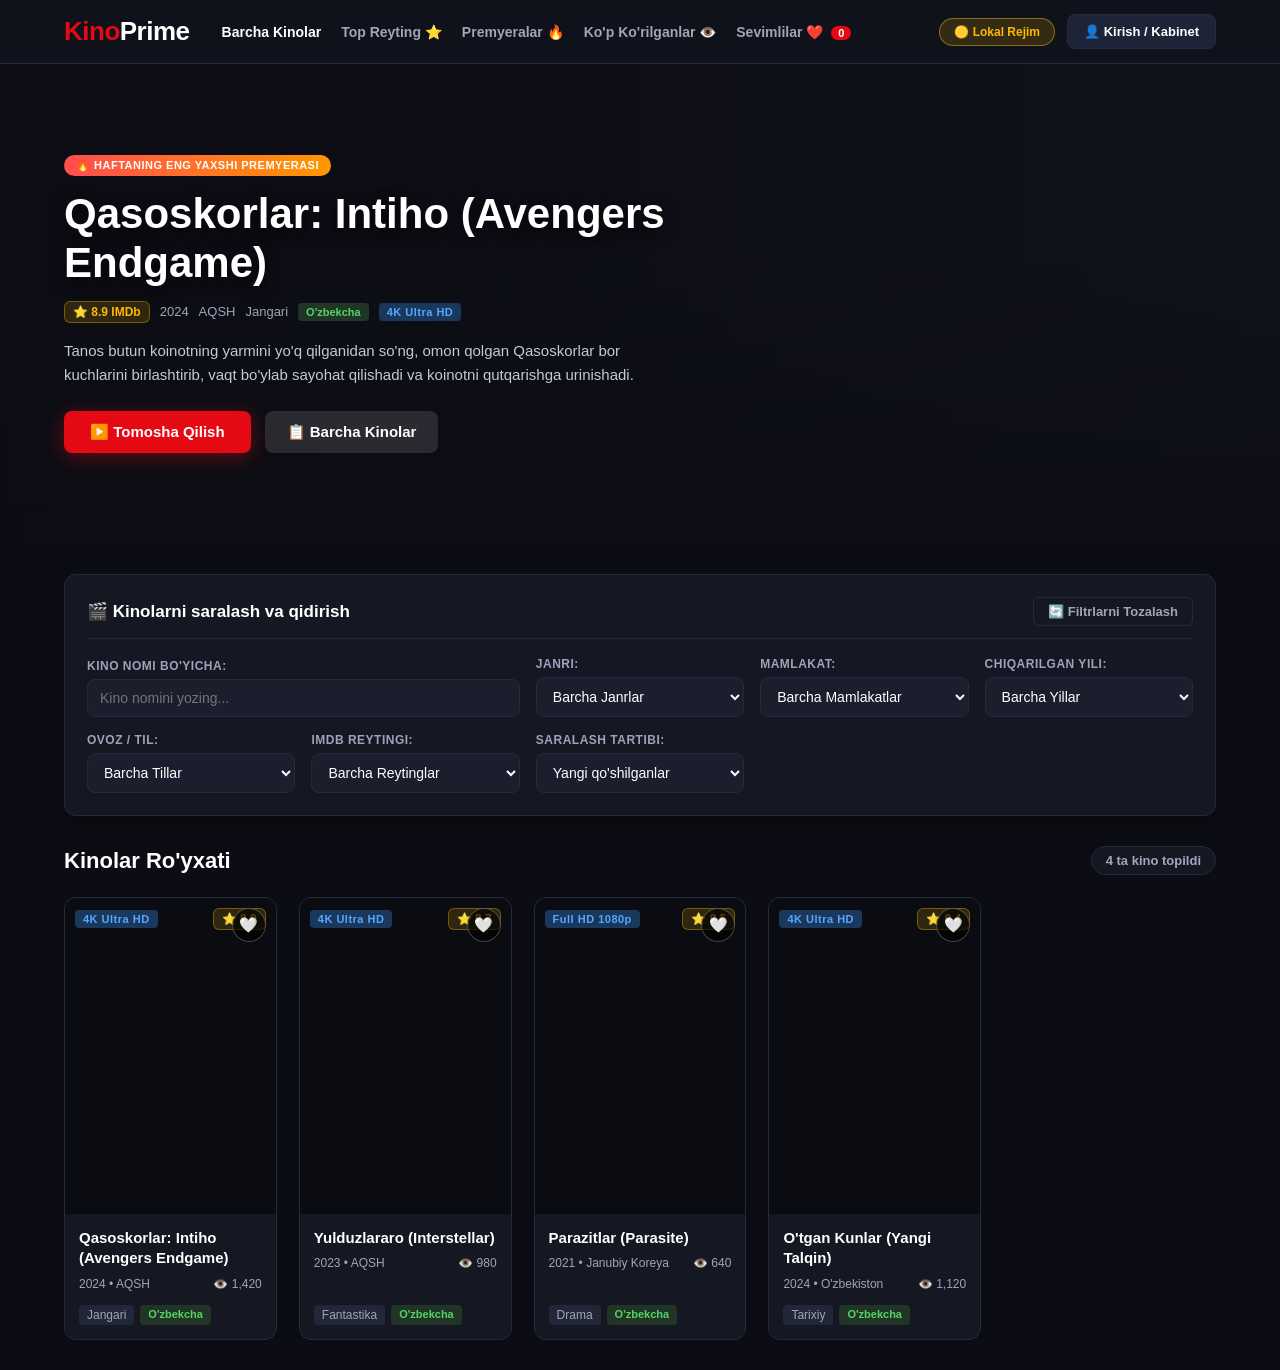
<file: index.html>
<!DOCTYPE html>
<html lang="uz">
<head>
    <meta charset="UTF-8">
    <meta name="viewport" content="width=device-width, initial-scale=1.0">
    <title>KinoPrime - Online Kinoteatr va Film Portali</title>
    <link rel="stylesheet" href="style.css">
</head>
<body>

    <!-- Header / Navbar -->
    <header class="navbar">
        <div class="nav-left">
            <a href="index.html" class="logo">Kino<span>Prime</span></a>
            <nav class="nav-menu">
                <a href="#catalog" class="nav-link active" id="navAllMovies">Barcha Kinolar</a>
                <a href="#catalog" class="nav-link" id="navTopRated">Top Reyting ⭐</a>
                <a href="#catalog" class="nav-link" id="navNewPremiers">Premyeralar 🔥</a>
                <a href="#catalog" class="nav-link" id="navMostViewed">Ko'p Ko'rilganlar 👁️</a>
                <a href="#catalog" class="nav-link" id="navFavorites">Sevimlilar ❤️ <span id="favCountBadge" class="fav-badge">0</span></a>
            </nav>
        </div>
        <div class="nav-right">
            <div id="backendStatus" class="backend-badge checking" title="Server holati">⚡ Tekshirilmoqda...</div>
            <a href="profile.html" class="user-cabinet-link" id="navUserCabinetBtn">👤 Kirish / Kabinet</a>
            <a href="admin.html" class="admin-link" id="adminPanelLink" style="display: none;">🔒 Admin Panel</a>
        </div>
    </header>

    <!-- Katta Premyera Bannere (Hero Section) -->
    <section class="hero-banner" id="heroBanner">
        <div class="hero-backdrop" id="heroBackdrop"></div>
        <div class="hero-content">
            <span class="hero-badge">🔥 HAFTANING ENG YAXSHI PREMYERASI</span>
            <h1 class="hero-title" id="heroTitle">Qasoskorlar: Intiho</h1>
            <div class="hero-meta">
                <span class="rating-badge" id="heroRating">⭐ 8.9 IMDb</span>
                <span id="heroYear">2024</span>
                <span id="heroCountry">AQSH</span>
                <span id="heroGenre">Jangari / Fantastika</span>
                <span id="heroLang" class="lang-tag">O'zbekcha Tarjima</span>
                <span id="heroQuality" class="quality-tag">4K Ultra HD</span>
            </div>
            <p class="hero-description" id="heroDesc">
                Koinotni qutqarish uchun barcha qahramonlar birlashadi. Ta'sirli sarguzashtlar, aqlbovar qilmas janglar va unutilmas kino tajribasi.
            </p>
            <div class="hero-actions">
                <button class="btn-primary" id="heroWatchBtn">▶️ Tomosha Qilish</button>
                <a href="#catalog" class="btn-secondary">📋 Barcha Kinolar</a>
            </div>
        </div>
    </section>

    <!-- Asosiy Qism: Filtrlar va Kinolar Katalogi -->
    <main class="container" id="catalog">

        <!-- Kengaytirilgan Kino Qidiruv va Filtr Paneli -->
        <section class="filter-panel">
            <div class="filter-header">
                <h3>🎬 Kinolarni saralash va qidirish</h3>
                <button type="button" id="resetFiltersBtn" class="reset-filters-btn">🔄 Filtrlarni Tozalash</button>
            </div>

            <div class="filter-grid">
                <!-- 1. Qidiruv nomi -->
                <div class="filter-item filter-search">
                    <label for="searchInput">Kino nomi bo'yicha:</label>
                    <div class="search-input-wrap">
                        <input type="text" id="searchInput" placeholder="Kino nomini yozing...">
                        <button id="clearSearchBtn" class="clear-input-btn" style="display: none;">&times;</button>
                    </div>
                </div>

                <!-- 2. Janr -->
                <div class="filter-item">
                    <label for="filterGenre">Janri:</label>
                    <select id="filterGenre">
                        <option value="all">Barcha Janrlar</option>
                        <option value="Jangari">Jangari</option>
                        <option value="Komediya">Komediya</option>
                        <option value="Drama">Drama</option>
                        <option value="Fantastika">Fantastika</option>
                        <option value="Qo'rqinchli">Qo'rqinchli</option>
                        <option value="Sarguzasht">Sarguzasht</option>
                        <option value="Multfilm">Multfilm</option>
                        <option value="Melodrama">Melodrama</option>
                        <option value="Detektiv">Detektiv</option>
                        <option value="Tarixiy">Tarixiy</option>
                    </select>
                </div>

                <!-- 3. Mamlakat -->
                <div class="filter-item">
                    <label for="filterCountry">Mamlakat:</label>
                    <select id="filterCountry">
                        <option value="all">Barcha Mamlakatlar</option>
                        <option value="AQSH">AQSH</option>
                        <option value="O'zbekiston">O'zbekiston</option>
                        <option value="Janubiy Koreya">Janubiy Koreya</option>
                        <option value="Turkiya">Turkiya</option>
                        <option value="Buyuk Britaniya">Buyuk Britaniya</option>
                        <option value="Rossiya">Rossiya</option>
                        <option value="Fransiya">Fransiya</option>
                        <option value="Hindiston">Hindiston</option>
                    </select>
                </div>

                <!-- 4. Yili -->
                <div class="filter-item">
                    <label for="filterYear">Chiqarilgan Yili:</label>
                    <select id="filterYear">
                        <option value="all">Barcha Yillar</option>
                        <option value="2024">2024</option>
                        <option value="2023">2023</option>
                        <option value="2022">2022</option>
                        <option value="2021">2021</option>
                        <option value="2020">2020</option>
                        <option value="old">2019 va undan oldingi</option>
                    </select>
                </div>

                <!-- 5. Tili -->
                <div class="filter-item">
                    <label for="filterLanguage">Ovoz / Til:</label>
                    <select id="filterLanguage">
                        <option value="all">Barcha Tillar</option>
                        <option value="O'zbekcha">O'zbekcha (Tarjima)</option>
                        <option value="Ruscha">Ruscha</option>
                        <option value="Inglizcha">Inglizcha (Original)</option>
                        <option value="Subtitr">O'zbekcha Subtitr</option>
                    </select>
                </div>

                <!-- 6. Reyting -->
                <div class="filter-item">
                    <label for="filterRating">IMDb Reytingi:</label>
                    <select id="filterRating">
                        <option value="all">Barcha Reytinglar</option>
                        <option value="8.0">⭐ 8.0 va undan yuqori (Top)</option>
                        <option value="7.0">⭐ 7.0 va undan yuqori</option>
                        <option value="6.0">⭐ 6.0 va undan yuqori</option>
                    </select>
                </div>

                <!-- 7. Saralash -->
                <div class="filter-item">
                    <label for="sortOrder">Saralash tartibi:</label>
                    <select id="sortOrder">
                        <option value="newest">Yangi qo'shilganlar</option>
                        <option value="viewsDesc">Eng ko'p ko'rilganlar 👁️</option>
                        <option value="ratingDesc">Eng yuqori reytingli ⭐</option>
                        <option value="yearDesc">Eng yangi yillari 📅</option>
                        <option value="titleAsc">Nomi bo'yicha (A-Z)</option>
                    </select>
                </div>
            </div>
        </section>

        <!-- Natijalar Sarlavhasi -->
        <div class="section-header">
            <h2 class="section-title" id="sectionTitle">Kinolar Ro'yxati</h2>
            <span class="video-count" id="videoCount">0 ta kino</span>
        </div>

        <!-- Kinolar Gridi -->
        <div class="movie-grid" id="moviesContainer">
            <!-- Kinolar JavaScript orqali shu yerga dinamik yuklanadi -->
        </div>
    </main>

    <!-- KINO TOMOSHA QILISH MODAL OYNASI (CINEMA THEATER MODAL) -->
    <div class="modal-overlay" id="watchModal" style="display: none;">
        <div class="modal-dialog">
            <button class="modal-close-btn" id="modalCloseBtn">&times;</button>

            <!-- Video Player Ekrani (MP4 video yoki YouTube/Vimeo iframe) -->
            <div class="player-container" id="playerContainer">
                <video id="modalVideoPlayer" controls playsinline>
                    Brauzeringiz ushbu videoni qo'llab-quvvatlamaydi.
                </video>
                <iframe id="modalIframePlayer" style="display: none;" frameborder="0" allow="accelerometer; autoplay; clipboard-write; encrypted-media; gyroscope; picture-in-picture" allowfullscreen></iframe>
            </div>

            <!-- Kino Ma'lumotlari -->
            <div class="modal-movie-info">
                <div class="modal-header-meta">
                    <div class="modal-badges">
                        <span class="rating-badge" id="modalRating">⭐ 8.5</span>
                        <span class="quality-tag" id="modalQuality">4K UHD</span>
                        <span class="lang-tag" id="modalLanguage">O'zbekcha</span>
                        <span class="badge" id="modalGenre">Jangari</span>
                        <span class="views-tag" id="modalViewsTag">👁️ 0 ko'rildi</span>
                    </div>
                    <div class="modal-action-btns">
                        <button type="button" class="fav-toggle-btn" id="modalFavBtn">❤️ Sevimlilarga</button>
                        <a href="#" download id="modalDownloadBtn" class="download-btn">📥 Yuklab Olish</a>
                    </div>
                </div>

                <h2 class="modal-title" id="modalTitle">Kino Nomi</h2>d

                <div class="modal-quick-stats">
                    <span>📅 Yili: <strong id="modalYear">2024</strong></span>
                    <span>🌍 Davlati: <strong id="modalCountry">AQSH</strong></span>
                    <span>⏱️ Davomiyligi: <strong id="modalDuration">120 daqiqa</strong></span>
                    <span>🎭 Janr: <strong id="modalGenreFull">Jangari</strong></span>
                    <span>👁️ Ko'rishlar: <strong id="modalViews">0</strong></span>
                </div>

                <div class="modal-description-box">
                    <h4>Kino Haqida Qisqacha:</h4>
                    <p id="modalDescription">Kino tavsifi...</p>
                </div>

                <!-- Izohlar va Baholash Bo'limi -->
                <div class="modal-comments-section">
                    <div class="comments-header">
                        <h3>💬 Tomoshabinlar Fikrlari (<span id="movieCommentsCount">0</span>)</h3>
                    </div>

                    <!-- Yangi izoh qoldirish formasi -->
                    <form id="addCommentForm" class="comment-input-box">
                        <div class="comment-rating-select">
                            <label for="commentRating">Kinoga bahoingiz:</label>
                            <select id="commentRating">
                                <option value="10">⭐⭐⭐⭐⭐⭐⭐⭐⭐⭐ 10 / 10 (A'lo)</option>
                                <option value="9">⭐⭐⭐⭐⭐⭐⭐⭐⭐ 9 / 10</option>
                                <option value="8" selected>⭐⭐⭐⭐⭐⭐⭐⭐ 8 / 10 (Yaxshi)</option>
                                <option value="7">⭐⭐⭐⭐⭐⭐⭐ 7 / 10</option>
                                <option value="6">⭐⭐⭐⭐⭐⭐ 6 / 10</option>
                                <option value="5">⭐⭐⭐⭐⭐ 5 / 10</option>
                            </select>
                        </div>
                        <div class="comment-textarea-wrap">
                            <textarea id="commentText" rows="2" placeholder="Ushbu kino haqida o'z fikringizni qoldiring..." required></textarea>
                            <button type="submit" class="submit-comment-btn" id="submitCommentBtn">Yuborish 🚀</button>
                        </div>
                    </form>

                    <!-- Izohlar ro'yxati -->
                    <div class="comments-list" id="movieCommentsList">
                        <!-- Izohlar dinamik chiqadi -->
                    </div>
                </div>
            </div>
        </div>
    </div>

    <!-- Bildirishnomalar uchun konteyner -->
    <div id="toastContainer" class="toast-container"></div>

    <script src="script.js"></script>
</body>
</html>
</file>
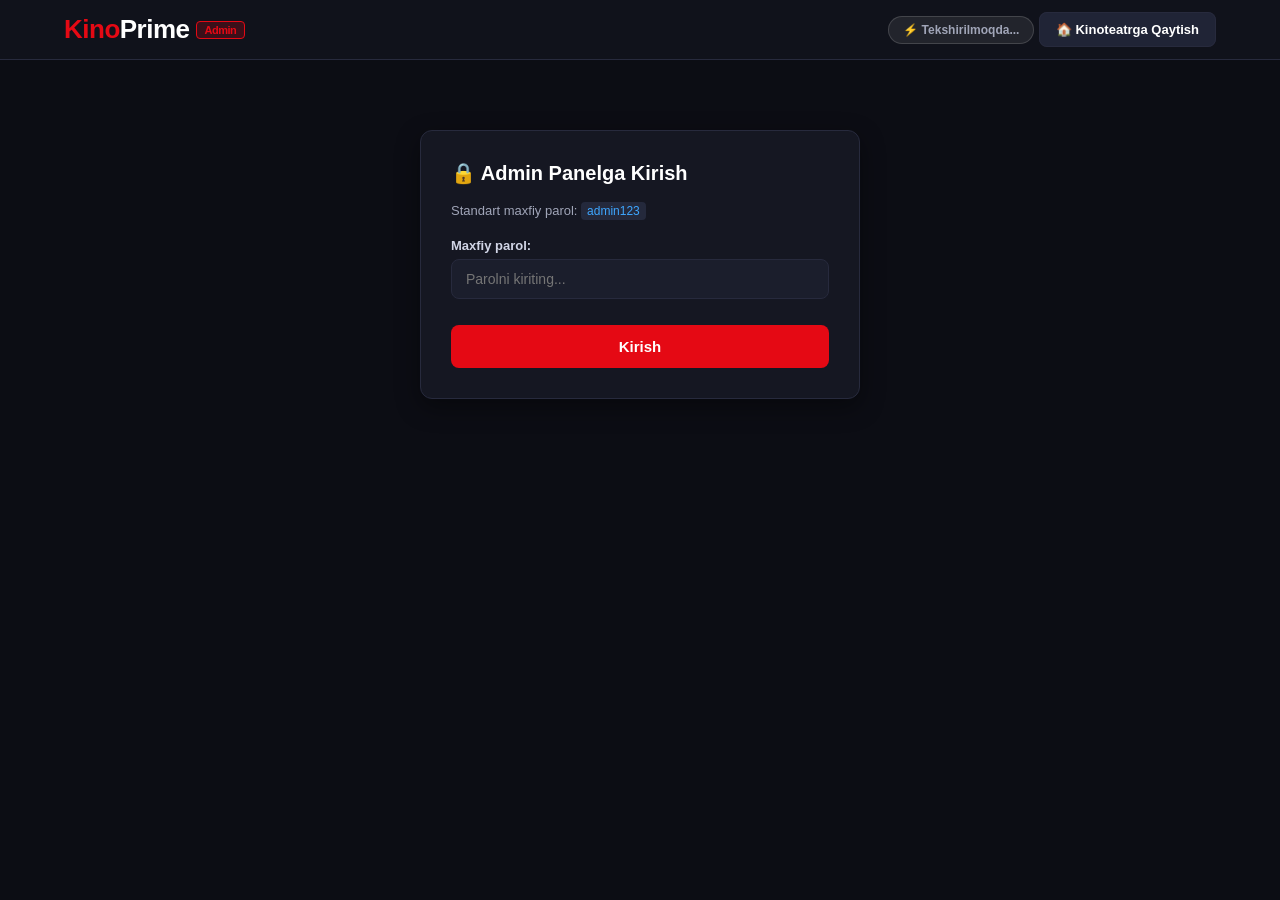
<file: admin.html>
<!DOCTYPE html>
<html lang="uz">
<head>
    <meta charset="UTF-8">
    <meta name="viewport" content="width=device-width, initial-scale=1.0">
    <title>KinoPrime - Admin Panel</title>
    <link rel="stylesheet" href="style.css">
</head>
<body>

    <!-- Header -->
    <header class="navbar">
        <div class="logo">Kino<span>Prime</span> <small class="admin-badge">Admin</small></div>
        <div class="nav-actions">
            <div id="backendStatus" class="backend-badge checking" title="Server holati">⚡ Tekshirilmoqda...</div>
            <a href="index.html" class="nav-btn">🏠 Kinoteatrga Qaytish</a>
            <button id="logoutBtn" class="logout-btn" style="display: none;">🚪 Chiqish</button>
        </div>
    </header>

    <main class="container admin-container">
        <!-- Parol kiritish bloki (Kirish) -->
        <div class="upload-card auth-card" id="adminAuthSection">
            <h2>🔒 Admin Panelga Kirish</h2>
            <p class="auth-hint">Standart maxfiy parol: <code>admin123</code></p>
            <form id="adminLoginForm">
                <div class="form-group">
                    <label for="adminPassword">Maxfiy parol:</label>
                    <input type="password" id="adminPassword" placeholder="Parolni kiriting..." required autocomplete="current-password">
                </div>
                <button type="submit" class="submit-btn">Kirish</button>
            </form>
        </div>

        <!-- Asosiy Admin Dashboardi -->
        <div class="admin-dashboard" id="adminDashboard" style="display: none;">
            <!-- Yangi kino qo'shish kartasi -->
            <div class="upload-card">
                <h2>🎬 Yangi Kino / Film Joylash</h2>

                <!-- Yuklash usulini tanlash (Tabs) -->
                <div class="upload-tabs">
                    <button type="button" class="tab-btn active" id="tabUrlBtn">🔗 Havola (URL) orqali</button>
                    <button type="button" class="tab-btn" id="tabFileBtn">📁 Fayl yuklash (Lokal)</button>
                </div>

                <form id="uploadForm">
                    <input type="hidden" id="uploadMode" value="url">

                    <div class="form-row">
                        <div class="form-group flex-2">
                            <label for="videoTitle">Kino nomi:</label>
                            <input type="text" id="videoTitle" placeholder="Masalan: Qasoskorlar: Intiho" required>
                        </div>

                        <div class="form-group flex-1">
                            <label for="videoGenre">Janri:</label>
                            <select id="videoGenre" required>
                                <option value="Jangari">Jangari</option>
                                <option value="Komediya">Komediya</option>
                                <option value="Drama">Drama</option>
                                <option value="Fantastika">Fantastika</option>
                                <option value="Qo'rqinchli">Qo'rqinchli</option>
                                <option value="Sarguzasht">Sarguzasht</option>
                                <option value="Multfilm">Multfilm</option>
                                <option value="Melodrama">Melodrama</option>
                                <option value="Detektiv">Detektiv</option>
                                <option value="Tarixiy">Tarixiy</option>
                            </select>
                        </div>
                    </div>

                    <div class="form-row">
                        <div class="form-group flex-1">
                            <label for="videoCountry">Mamlakat:</label>
                            <select id="videoCountry" required>
                                <option value="AQSH">AQSH</option>
                                <option value="O'zbekiston">O'zbekiston</option>
                                <option value="Janubiy Koreya">Janubiy Koreya</option>
                                <option value="Turkiya">Turkiya</option>
                                <option value="Buyuk Britaniya">Buyuk Britaniya</option>
                                <option value="Rossiya">Rossiya</option>
                                <option value="Fransiya">Fransiya</option>
                                <option value="Hindiston">Hindiston</option>
                            </select>
                        </div>

                        <div class="form-group flex-1">
                            <label for="videoYear">Chiqarilgan yili:</label>
                            <input type="number" id="videoYear" min="1950" max="2030" value="2024" required>
                        </div>

                        <div class="form-group flex-1">
                            <label for="videoLanguage">Ovoz / Til:</label>
                            <select id="videoLanguage" required>
                                <option value="O'zbekcha">O'zbekcha (Tarjima)</option>
                                <option value="Ruscha">Ruscha</option>
                                <option value="Inglizcha">Inglizcha (Original)</option>
                                <option value="Subtitr">O'zbekcha Subtitr</option>
                            </select>
                        </div>
                    </div>

                    <div class="form-row">
                        <div class="form-group flex-1">
                            <label for="videoRating">IMDb Reytingi (masalan 8.4):</label>
                            <input type="number" id="videoRating" step="0.1" min="1.0" max="10.0" value="8.0" required>
                        </div>

                        <div class="form-group flex-1">
                            <label for="videoQuality">Video sifati:</label>
                            <select id="videoQuality" required>
                                <option value="4K Ultra HD">4K Ultra HD</option>
                                <option value="Full HD 1080p" selected>Full HD 1080p</option>
                                <option value="HD 720p">HD 720p</option>
                            </select>
                        </div>

                        <div class="form-group flex-1">
                            <label for="videoDuration">Davomiyligi (daqiqa / soat):</label>
                            <input type="text" id="videoDuration" placeholder="Masalan: 124 daqiqa" value="115 daqiqa" required>
                        </div>
                    </div>

                    <div class="form-group">
                        <label for="videoDescription">Kino haqida qisqacha tavsif (Mazmuni):</label>
                        <textarea id="videoDescription" rows="3" placeholder="Kino syujeti va mazmuni haqida qisqacha ma'lumot..." required></textarea>
                    </div>

                    <!-- URL orqali maydonlar -->
                    <div id="urlFields">
                        <div class="form-group">
                            <label for="videoUrlInput">Video havola manzili (MP4 yoki to'g'ridan-to'g'ri URL):</label>
                            <input type="url" id="videoUrlInput" placeholder="https://misol.uz/kino.mp4" required>
                        </div>

                        <div class="form-group">
                            <label for="posterUrlInput">Muqova rasmi (Poster URL - ixtiyoriy):</label>
                            <input type="url" id="posterUrlInput" placeholder="https://misol.uz/poster.jpg">
                        </div>
                    </div>

                    <!-- Fayl orqali maydonlar -->
                    <div id="fileFields" style="display: none;">
                        <div class="form-group">
                            <label for="videoFile">Video faylni tanlang (MP4, WebM):</label>
                            <input type="file" id="videoFile" accept="video/mp4,video/webm,video/*">
                            <small class="field-hint">Katta video fayllar brauzerning IndexedDB xotirasida xavfsiz saqlanadi.</small>
                        </div>

                        <div class="form-group">
                            <label for="posterFile">Poster rasmi (Muqova):</label>
                            <input type="file" id="posterFile" accept="image/*">
                        </div>
                    </div>

                    <button type="submit" class="submit-btn" id="uploadSubmitBtn">📤 Kinoni Kinoteatrga Joylash</button>
                </form>
            </div>

            <!-- Mavjud kinolarni boshqarish ro'yxati -->
            <div class="manage-card">
                <div class="manage-header">
                    <h2>Mavjud Kinolar Boshqaruvi</h2>
                    <span id="adminVideoCount" class="badge">0 ta kino</span>
                </div>
                <div class="admin-video-list" id="adminVideoList">
                    <!-- Kinolar ro'yxati JS orqali chiqadi -->
                </div>
            </div>
        </div>
    </main>

    <!-- KINONI TAHRIRLASH MODALI (EDIT MODAL) -->
    <div class="modal-overlay" id="editModal" style="display: none;">
        <div class="modal-dialog modal-edit-dialog">
            <button class="modal-close-btn" id="editModalCloseBtn">&times;</button>
            <div class="edit-modal-content">
                <h2>✏️ Kinoni Tahrirlash</h2>
                <form id="editForm">
                    <input type="hidden" id="editMovieId">
                    <input type="hidden" id="editUploadMode" value="url">

                    <div class="form-row">
                        <div class="form-group flex-2">
                            <label for="editVideoTitle">Kino nomi:</label>
                            <input type="text" id="editVideoTitle" required>
                        </div>
                        <div class="form-group flex-1">
                            <label for="editVideoGenre">Janri:</label>
                            <select id="editVideoGenre" required>
                                <option value="Jangari">Jangari</option>
                                <option value="Komediya">Komediya</option>
                                <option value="Drama">Drama</option>
                                <option value="Fantastika">Fantastika</option>
                                <option value="Qo'rqinchli">Qo'rqinchli</option>
                                <option value="Sarguzasht">Sarguzasht</option>
                                <option value="Multfilm">Multfilm</option>
                                <option value="Melodrama">Melodrama</option>
                                <option value="Detektiv">Detektiv</option>
                                <option value="Tarixiy">Tarixiy</option>
                            </select>
                        </div>
                    </div>

                    <div class="form-row">
                        <div class="form-group flex-1">
                            <label for="editVideoCountry">Mamlakat:</label>
                            <select id="editVideoCountry" required>
                                <option value="AQSH">AQSH</option>
                                <option value="O'zbekiston">O'zbekiston</option>
                                <option value="Janubiy Koreya">Janubiy Koreya</option>
                                <option value="Turkiya">Turkiya</option>
                                <option value="Buyuk Britaniya">Buyuk Britaniya</option>
                                <option value="Rossiya">Rossiya</option>
                                <option value="Fransiya">Fransiya</option>
                                <option value="Hindiston">Hindiston</option>
                            </select>
                        </div>

                        <div class="form-group flex-1">
                            <label for="editVideoYear">Yili:</label>
                            <input type="number" id="editVideoYear" min="1950" max="2030" required>
                        </div>

                        <div class="form-group flex-1">
                            <label for="editVideoLanguage">Ovoz / Til:</label>
                            <select id="editVideoLanguage" required>
                                <option value="O'zbekcha">O'zbekcha (Tarjima)</option>
                                <option value="Ruscha">Ruscha</option>
                                <option value="Inglizcha">Inglizcha (Original)</option>
                                <option value="Subtitr">O'zbekcha Subtitr</option>
                            </select>
                        </div>
                    </div>

                    <div class="form-row">
                        <div class="form-group flex-1">
                            <label for="editVideoRating">IMDb Reytingi:</label>
                            <input type="number" id="editVideoRating" step="0.1" min="1.0" max="10.0" required>
                        </div>

                        <div class="form-group flex-1">
                            <label for="editVideoQuality">Video sifati:</label>
                            <select id="editVideoQuality" required>
                                <option value="4K Ultra HD">4K Ultra HD</option>
                                <option value="Full HD 1080p">Full HD 1080p</option>
                                <option value="HD 720p">HD 720p</option>
                            </select>
                        </div>

                        <div class="form-group flex-1">
                            <label for="editVideoDuration">Davomiyligi:</label>
                            <input type="text" id="editVideoDuration" required>
                        </div>
                    </div>

                    <div class="form-group">
                        <label for="editVideoDescription">Tavsifi (Mazmuni):</label>
                        <textarea id="editVideoDescription" rows="3" required></textarea>
                    </div>

                    <div class="form-group">
                        <label for="editVideoUrl">Video havola (URL):</label>
                        <input type="url" id="editVideoUrl">
                    </div>

                    <div class="form-group">
                        <label for="editPosterUrl">Poster havola (URL):</label>
                        <input type="url" id="editPosterUrl">
                    </div>

                    <button type="submit" class="submit-btn" id="editSubmitBtn">💾 O'zgarishlarni Saqlash</button>
                </form>
            </div>
        </div>
    </div>

    <!-- Bildirishnomalar uchun konteyner -->
    <div id="toastContainer" class="toast-container"></div>

    <script src="script.js"></script>
</body>
</html>
</file>
<file: style.css>
/* ================= ASOSIY SOZLAMALAR VA RANGLAR ================= */
:root {
    --bg-main: #0c0d14;
    --bg-card: #151722;
    --bg-navbar: #11131c;
    --bg-input: #1b1e2c;
    --border-color: #272a3d;
    --primary-red: #e50914; /* Netflix uslubidagi yorqin qizil */
    --primary-red-hover: #f40612;
    --gold-rating: #ffb800;
    --accent-blue: #3ea6ff;
    --accent-blue-hover: #65b8ff;
    --text-primary: #ffffff;
    --text-secondary: #a0a5b8;
    --tag-bg: #212638;
    --success-color: #00c853;
    --danger-color: #ff334b;
    --radius: 12px;
    --transition: all 0.25s cubic-bezier(0.4, 0, 0.2, 1);
}

* {
    margin: 0;
    padding: 0;
    box-sizing: border-box;
    font-family: 'Segoe UI', -apple-system, BlinkMacSystemFont, Roboto, sans-serif;
    scroll-behavior: smooth;
}

body {
    background-color: var(--bg-main);
    color: var(--text-primary);
    min-height: 100vh;
    display: flex;
    flex-direction: column;
}

/* ================= NAVBAR ================= */
.navbar {
    display: flex;
    justify-content: space-between;
    align-items: center;
    padding: 14px 5%;
    background-color: rgba(17, 19, 28, 0.95);
    backdrop-filter: blur(10px);
    position: sticky;
    top: 0;
    z-index: 1000;
    border-bottom: 1px solid var(--border-color);
}

.nav-left {
    display: flex;
    align-items: center;
    gap: 32px;
}

.logo {
    font-size: 26px;
    font-weight: 900;
    color: var(--primary-red);
    text-decoration: none;
    letter-spacing: -0.5px;
    display: flex;
    align-items: center;
}

.logo span {
    color: var(--text-primary);
}

.admin-badge {
    background-color: rgba(229, 9, 20, 0.2);
    color: var(--primary-red);
    font-size: 11px;
    padding: 2px 8px;
    border-radius: 4px;
    border: 1px solid var(--primary-red);
    font-weight: 700;
    margin-left: 6px;
}

.nav-menu {
    display: flex;
    gap: 20px;
}

.nav-link {
    color: var(--text-secondary);
    text-decoration: none;
    font-size: 14px;
    font-weight: 600;
    transition: var(--transition);
}

.nav-link:hover, .nav-link.active {
    color: var(--text-primary);
}

.nav-right {
    display: flex;
    align-items: center;
    gap: 12px;
}

.backend-badge {
    display: inline-flex;
    align-items: center;
    gap: 6px;
    font-size: 12px;
    font-weight: 700;
    padding: 6px 14px;
    border-radius: 20px;
    transition: var(--transition);
    user-select: none;
}

.backend-badge.online {
    background-color: rgba(0, 200, 83, 0.15);
    color: #00e676;
    border: 1px solid rgba(0, 200, 83, 0.45);
}

.backend-badge.offline {
    background-color: rgba(255, 184, 0, 0.15);
    color: #ffb800;
    border: 1px solid rgba(255, 184, 0, 0.45);
}

.backend-badge.checking {
    background-color: rgba(255, 255, 255, 0.08);
    color: #a0a5b8;
    border: 1px solid rgba(255, 255, 255, 0.15);
}

.admin-link, .nav-btn {
    color: var(--text-primary);
    background-color: #202436;
    text-decoration: none;
    font-weight: 600;
    font-size: 13px;
    padding: 9px 16px;
    border-radius: 8px;
    border: 1px solid var(--border-color);
    transition: var(--transition);
    white-space: nowrap;
}

.admin-link:hover, .nav-btn:hover {
    background-color: var(--primary-red);
    border-color: var(--primary-red);
}

.logout-btn {
    background-color: transparent;
    color: var(--danger-color);
    border: 1px solid rgba(255, 51, 75, 0.4);
    padding: 8px 14px;
    border-radius: 8px;
    font-size: 13px;
    font-weight: 600;
    cursor: pointer;
    transition: var(--transition);
}

.logout-btn:hover {
    background-color: rgba(255, 51, 75, 0.15);
    border-color: var(--danger-color);
}

/* ================= HERO PREMYERA BANNERI ================= */
.hero-banner {
    position: relative;
    min-height: 480px;
    display: flex;
    align-items: center;
    padding: 60px 5%;
    overflow: hidden;
    background-color: #12141e;
}

.hero-backdrop {
    position: absolute;
    top: 0;
    left: 0;
    right: 0;
    bottom: 0;
    background-size: cover;
    background-position: center top;
    background-repeat: no-repeat;
    opacity: 0.35;
    filter: blur(2px);
    transition: background-image 0.5s ease;
}

.hero-banner::after {
    content: '';
    position: absolute;
    top: 0;
    left: 0;
    right: 0;
    bottom: 0;
    background: linear-gradient(90deg, #0c0d14 0%, rgba(12, 13, 20, 0.85) 45%, rgba(12, 13, 20, 0.3) 100%),
                linear-gradient(0deg, #0c0d14 0%, transparent 60%);
}

.hero-content {
    position: relative;
    z-index: 10;
    max-width: 680px;
}

.hero-badge {
    display: inline-block;
    background: linear-gradient(90deg, #ff4d4f, #ff9800);
    color: #fff;
    font-size: 11px;
    font-weight: 800;
    padding: 4px 12px;
    border-radius: 20px;
    letter-spacing: 0.5px;
    margin-bottom: 14px;
}

.hero-title {
    font-size: 42px;
    font-weight: 900;
    line-height: 1.15;
    margin-bottom: 14px;
    color: #fff;
    text-shadow: 0 4px 15px rgba(0,0,0,0.6);
}

.hero-meta {
    display: flex;
    flex-wrap: wrap;
    align-items: center;
    gap: 10px;
    margin-bottom: 16px;
    font-size: 13px;
    color: var(--text-secondary);
}

.hero-description {
    font-size: 15px;
    line-height: 1.6;
    color: #c5c9d6;
    margin-bottom: 24px;
    max-width: 580px;
}

.hero-actions {
    display: flex;
    gap: 14px;
    align-items: center;
}

.btn-primary {
    background-color: var(--primary-red);
    color: white;
    border: none;
    padding: 12px 26px;
    border-radius: 8px;
    font-size: 15px;
    font-weight: 700;
    cursor: pointer;
    transition: var(--transition);
    box-shadow: 0 4px 20px rgba(229, 9, 20, 0.4);
}

.btn-primary:hover {
    background-color: var(--primary-red-hover);
    transform: translateY(-2px);
    box-shadow: 0 6px 25px rgba(229, 9, 20, 0.6);
}

.btn-secondary {
    background-color: rgba(255, 255, 255, 0.12);
    color: white;
    text-decoration: none;
    padding: 12px 22px;
    border-radius: 8px;
    font-size: 15px;
    font-weight: 600;
    transition: var(--transition);
    backdrop-filter: blur(5px);
}

.btn-secondary:hover {
    background-color: rgba(255, 255, 255, 0.22);
}

/* ================= BADGES VA NISHONLAR ================= */
.rating-badge {
    background-color: rgba(255, 184, 0, 0.15);
    color: var(--gold-rating);
    font-weight: 800;
    padding: 3px 8px;
    border-radius: 6px;
    font-size: 12px;
    border: 1px solid rgba(255, 184, 0, 0.35);
    display: inline-flex;
    align-items: center;
    gap: 3px;
}

.quality-tag {
    background-color: #1a385c;
    color: #58a6ff;
    font-size: 11px;
    font-weight: 700;
    padding: 3px 8px;
    border-radius: 4px;
    letter-spacing: 0.5px;
}

.lang-tag {
    background-color: #213527;
    color: #56d364;
    font-size: 11px;
    font-weight: 700;
    padding: 3px 8px;
    border-radius: 4px;
}

.badge {
    background-color: var(--tag-bg);
    color: var(--text-secondary);
    font-size: 12px;
    padding: 3px 8px;
    border-radius: 4px;
}

/* ================= FILTR VA QIDIRUV PANELI ================= */
.container {
    padding: 30px 5%;
    flex: 1;
}

.filter-panel {
    background-color: var(--bg-card);
    border: 1px solid var(--border-color);
    border-radius: var(--radius);
    padding: 22px;
    margin-bottom: 30px;
    box-shadow: 0 8px 24px rgba(0, 0, 0, 0.25);
}

.filter-header {
    display: flex;
    justify-content: space-between;
    align-items: center;
    margin-bottom: 18px;
    padding-bottom: 12px;
    border-bottom: 1px solid var(--border-color);
}

.filter-header h3 {
    font-size: 17px;
    font-weight: 700;
    color: var(--text-primary);
}

.reset-filters-btn {
    background-color: transparent;
    color: var(--text-secondary);
    border: 1px solid var(--border-color);
    padding: 6px 14px;
    border-radius: 6px;
    font-size: 13px;
    font-weight: 600;
    cursor: pointer;
    transition: var(--transition);
}

.reset-filters-btn:hover {
    color: var(--text-primary);
    border-color: #666;
    background-color: #1e2235;
}

.filter-grid {
    display: grid;
    grid-template-columns: repeat(auto-fit, minmax(180px, 1fr));
    gap: 16px;
    align-items: flex-end;
}

.filter-item {
    display: flex;
    flex-direction: column;
    gap: 6px;
}

.filter-search {
    grid-column: span 2;
}

@media (max-width: 900px) {
    .filter-search {
        grid-column: span 1;
    }
}

.filter-item label {
    font-size: 12px;
    font-weight: 700;
    color: #9da3ba;
    text-transform: uppercase;
    letter-spacing: 0.5px;
}

.filter-item select, .filter-item input {
    background-color: var(--bg-input);
    border: 1px solid var(--border-color);
    color: var(--text-primary);
    padding: 10px 12px;
    border-radius: 8px;
    font-size: 14px;
    outline: none;
    transition: var(--transition);
    width: 100%;
}

.filter-item select:focus, .filter-item input:focus {
    border-color: var(--primary-red);
    box-shadow: 0 0 0 2px rgba(229, 9, 20, 0.2);
}

.search-input-wrap {
    position: relative;
    display: flex;
    align-items: center;
}

.search-input-wrap input {
    padding-right: 36px;
}

.clear-input-btn {
    position: absolute;
    right: 10px;
    background: none;
    border: none;
    color: var(--text-secondary);
    font-size: 18px;
    cursor: pointer;
}

/* ================= SECTION HEADER ================= */
.section-header {
    display: flex;
    justify-content: space-between;
    align-items: center;
    margin-bottom: 22px;
}

.section-title {
    font-size: 22px;
    font-weight: 800;
}

.video-count {
    background-color: var(--bg-card);
    border: 1px solid var(--border-color);
    color: #a0a6bd;
    font-size: 13px;
    font-weight: 600;
    padding: 6px 14px;
    border-radius: 20px;
}

/* ================= KINOLAR GRIDI VA KARTALARI ================= */
.movie-grid {
    display: grid;
    grid-template-columns: repeat(auto-fill, minmax(210px, 1fr));
    gap: 22px;
}

.movie-card {
    background-color: var(--bg-card);
    border: 1px solid var(--border-color);
    border-radius: var(--radius);
    overflow: hidden;
    display: flex;
    flex-direction: column;
    transition: var(--transition);
    cursor: pointer;
    position: relative;
}

.movie-card:hover {
    transform: translateY(-6px);
    border-color: #3f4561;
    box-shadow: 0 12px 30px rgba(0, 0, 0, 0.5);
}

.poster-wrapper {
    position: relative;
    width: 100%;
    aspect-ratio: 2 / 3;
    overflow: hidden;
    background-color: #0b0c12;
}

.poster-img {
    width: 100%;
    height: 100%;
    object-fit: cover;
    transition: transform 0.4s ease;
}

.movie-card:hover .poster-img {
    transform: scale(1.07);
}

.poster-overlay-top {
    position: absolute;
    top: 10px;
    left: 10px;
    right: 10px;
    display: flex;
    justify-content: space-between;
    align-items: center;
    z-index: 2;
}

.play-hover-btn {
    position: absolute;
    top: 50%;
    left: 50%;
    transform: translate(-50%, -50%) scale(0.7);
    width: 54px;
    height: 54px;
    background-color: rgba(229, 9, 20, 0.9);
    border-radius: 50%;
    display: flex;
    justify-content: center;
    align-items: center;
    color: white;
    font-size: 22px;
    opacity: 0;
    transition: var(--transition);
    z-index: 3;
    box-shadow: 0 4px 15px rgba(229, 9, 20, 0.6);
}

.movie-card:hover .play-hover-btn {
    opacity: 1;
    transform: translate(-50%, -50%) scale(1);
}

.movie-card-content {
    padding: 14px;
    display: flex;
    flex-direction: column;
    gap: 8px;
    flex: 1;
}

.movie-card-title {
    font-size: 15px;
    font-weight: 700;
    line-height: 1.35;
    color: var(--text-primary);
    display: -webkit-box;
    -webkit-line-clamp: 2;
    -webkit-box-orient: vertical;
    overflow: hidden;
    text-overflow: ellipsis;
}

.movie-card-meta {
    display: flex;
    align-items: center;
    justify-content: space-between;
    font-size: 12px;
    color: var(--text-secondary);
}

.movie-card-tags {
    display: flex;
    flex-wrap: wrap;
    gap: 6px;
    margin-top: auto;
    padding-top: 6px;
}

/* ================= BO'SH HOLAT ================= */
.empty-state {
    grid-column: 1 / -1;
    text-align: center;
    padding: 60px 20px;
    background-color: var(--bg-card);
    border-radius: var(--radius);
    border: 1px dashed var(--border-color);
}

.empty-icon {
    font-size: 48px;
    margin-bottom: 12px;
}

.empty-title {
    font-size: 18px;
    font-weight: 700;
    margin-bottom: 6px;
}

.empty-desc {
    color: var(--text-secondary);
    font-size: 14px;
}

/* ================= KINO TOMOSHA MODAL OYNASI ================= */
.modal-overlay {
    position: fixed;
    top: 0;
    left: 0;
    right: 0;
    bottom: 0;
    background-color: rgba(6, 7, 10, 0.85);
    backdrop-filter: blur(12px);
    z-index: 9999;
    display: flex;
    justify-content: center;
    align-items: center;
    padding: 20px;
    animation: fadeIn 0.25s ease;
}

.modal-dialog {
    background-color: #141724;
    border: 1px solid var(--border-color);
    border-radius: 16px;
    width: 100%;
    max-width: 940px;
    max-height: 90vh;
    overflow-y: auto;
    position: relative;
    box-shadow: 0 15px 50px rgba(0, 0, 0, 0.8);
    display: flex;
    flex-direction: column;
}

.modal-close-btn {
    position: absolute;
    top: 14px;
    right: 16px;
    background-color: rgba(0, 0, 0, 0.6);
    border: 1px solid rgba(255, 255, 255, 0.2);
    color: #fff;
    width: 36px;
    height: 36px;
    border-radius: 50%;
    font-size: 22px;
    display: flex;
    align-items: center;
    justify-content: center;
    cursor: pointer;
    z-index: 20;
    transition: var(--transition);
}

.modal-close-btn:hover {
    background-color: var(--primary-red);
    transform: rotate(90deg);
}

.player-container {
    width: 100%;
    aspect-ratio: 16 / 9;
    background-color: #000;
    border-top-left-radius: 16px;
    border-top-right-radius: 16px;
    overflow: hidden;
}

.player-container video, .player-container iframe {
    width: 100%;
    height: 100%;
    object-fit: contain;
    border: none;
}

.fav-badge {
    background-color: var(--primary-red);
    color: white;
    font-size: 11px;
    padding: 1px 7px;
    border-radius: 10px;
    margin-left: 4px;
    font-weight: 700;
}

.card-fav-btn {
    position: absolute;
    top: 10px;
    right: 10px;
    width: 34px;
    height: 34px;
    border-radius: 50%;
    background: rgba(0, 0, 0, 0.65);
    border: 1px solid rgba(255, 255, 255, 0.25);
    color: #fff;
    display: flex;
    align-items: center;
    justify-content: center;
    cursor: pointer;
    font-size: 15px;
    z-index: 5;
    transition: var(--transition);
}

.card-fav-btn:hover {
    transform: scale(1.15);
    background: rgba(229, 9, 20, 0.85);
    border-color: var(--primary-red);
}

.card-fav-btn.active {
    color: #ff334b;
    background: rgba(255, 51, 75, 0.25);
    border-color: #ff334b;
}

.views-tag {
    background-color: #212638;
    color: #a0a6bd;
    font-size: 11px;
    font-weight: 700;
    padding: 3px 8px;
    border-radius: 4px;
}

.modal-action-btns {
    display: flex;
    align-items: center;
    gap: 10px;
}

.fav-toggle-btn {
    background-color: #202436;
    color: white;
    border: 1px solid var(--border-color);
    padding: 9px 16px;
    border-radius: 8px;
    font-size: 13px;
    font-weight: 700;
    cursor: pointer;
    transition: var(--transition);
}

.fav-toggle-btn:hover {
    border-color: #ff334b;
    background-color: rgba(255, 51, 75, 0.15);
}

.fav-toggle-btn.active {
    background-color: #ff334b;
    border-color: #ff334b;
}

.admin-item-actions {
    display: flex;
    align-items: center;
    gap: 8px;
    flex-shrink: 0;
}

.edit-btn {
    background-color: transparent;
    color: var(--accent-blue);
    border: 1px solid rgba(62, 166, 255, 0.4);
    padding: 8px 14px;
    border-radius: 6px;
    font-size: 13px;
    font-weight: 600;
    cursor: pointer;
    transition: var(--transition);
    white-space: nowrap;
    flex-shrink: 0;
}

.edit-btn:hover {
    background-color: var(--accent-blue);
    color: #000;
}

.modal-edit-dialog {
    max-width: 650px;
    padding: 24px;
}

.edit-modal-content h2 {
    font-size: 20px;
    margin-bottom: 20px;
}

.modal-movie-info {
    padding: 24px;
    display: flex;
    flex-direction: column;
    gap: 16px;
}

.modal-header-meta {
    display: flex;
    justify-content: space-between;
    align-items: center;
    flex-wrap: wrap;
    gap: 12px;
}

.modal-badges {
    display: flex;
    align-items: center;
    gap: 8px;
    flex-wrap: wrap;
}

.modal-title {
    font-size: 24px;
    font-weight: 800;
}

.modal-quick-stats {
    display: flex;
    flex-wrap: wrap;
    gap: 20px;
    padding: 12px 16px;
    background-color: #1a1e2e;
    border-radius: 8px;
    font-size: 13px;
    color: var(--text-secondary);
}

.modal-quick-stats strong {
    color: var(--text-primary);
}

.modal-description-box {
    background-color: #171b29;
    padding: 16px;
    border-radius: 8px;
    border-left: 3px solid var(--primary-red);
}

.modal-description-box h4 {
    font-size: 14px;
    margin-bottom: 6px;
    color: #e0e4f5;
}

.modal-description-box p {
    font-size: 14px;
    line-height: 1.6;
    color: #abb1c7;
}

.download-btn {
    background-color: var(--primary-red);
    color: white;
    text-decoration: none;
    padding: 9px 18px;
    border-radius: 8px;
    font-size: 13px;
    font-weight: 700;
    transition: var(--transition);
}

.download-btn:hover {
    background-color: var(--primary-red-hover);
}

/* ================= ADMIN PANEL ================= */
.admin-container {
    display: flex;
    flex-direction: column;
    align-items: center;
    gap: 30px;
}

.auth-card {
    max-width: 440px;
    width: 100%;
    margin-top: 40px;
}

.auth-hint {
    color: var(--text-secondary);
    font-size: 13px;
    margin-bottom: 20px;
}

.auth-hint code {
    background-color: #24293c;
    padding: 2px 6px;
    border-radius: 4px;
    color: var(--accent-blue);
    font-size: 12px;
}

.admin-dashboard {
    width: 100%;
    max-width: 960px;
    display: flex;
    flex-direction: column;
    gap: 30px;
}

.upload-card, .manage-card {
    background-color: var(--bg-card);
    padding: 30px;
    border-radius: var(--radius);
    border: 1px solid var(--border-color);
    box-shadow: 0 8px 25px rgba(0,0,0,0.4);
}

.upload-card h2, .manage-card h2 {
    font-size: 20px;
    margin-bottom: 18px;
}

.upload-tabs {
    display: flex;
    gap: 8px;
    margin-bottom: 22px;
    border-bottom: 1px solid var(--border-color);
    padding-bottom: 12px;
}

.tab-btn {
    background-color: transparent;
    color: var(--text-secondary);
    border: 1px solid var(--border-color);
    padding: 9px 18px;
    border-radius: 8px;
    font-size: 13px;
    font-weight: 600;
    cursor: pointer;
    transition: var(--transition);
}

.tab-btn:hover {
    color: var(--text-primary);
    border-color: #555;
}

.tab-btn.active {
    background-color: var(--primary-red);
    color: #fff;
    border-color: var(--primary-red);
}

.form-row {
    display: flex;
    gap: 16px;
    margin-bottom: 16px;
}

@media (max-width: 768px) {
    .form-row {
        flex-direction: column;
        gap: 16px;
    }
}

.flex-1 { flex: 1; }
.flex-2 { flex: 2; }

.form-group {
    display: flex;
    flex-direction: column;
    gap: 6px;
    margin-bottom: 16px;
}

.form-group label {
    font-size: 13px;
    font-weight: 600;
    color: #d1d5e6;
}

.form-group input, .form-group select, .form-group textarea {
    padding: 11px 14px;
    background-color: var(--bg-input);
    border: 1px solid var(--border-color);
    border-radius: 8px;
    color: var(--text-primary);
    font-size: 14px;
    outline: none;
    transition: var(--transition);
}

.form-group input:focus, .form-group select:focus, .form-group textarea:focus {
    border-color: var(--primary-red);
    box-shadow: 0 0 0 2px rgba(229, 9, 20, 0.2);
}

.field-hint {
    font-size: 12px;
    color: var(--text-secondary);
}

.submit-btn {
    width: 100%;
    padding: 13px;
    background-color: var(--primary-red);
    color: #fff;
    border: none;
    border-radius: 8px;
    font-weight: 700;
    font-size: 15px;
    cursor: pointer;
    margin-top: 10px;
    transition: var(--transition);
}

.submit-btn:hover {
    background-color: var(--primary-red-hover);
    transform: translateY(-1px);
}

.manage-header {
    display: flex;
    justify-content: space-between;
    align-items: center;
    margin-bottom: 20px;
}

.admin-video-list {
    display: flex;
    flex-direction: column;
    gap: 12px;
}

.admin-item {
    display: flex;
    align-items: center;
    justify-content: space-between;
    background-color: #1b1e2c;
    padding: 12px 18px;
    border-radius: 10px;
    border: 1px solid var(--border-color);
    gap: 14px;
}

.admin-item-info {
    display: flex;
    align-items: center;
    gap: 14px;
    flex: 1;
    min-width: 0;
}

.admin-item-thumb {
    width: 60px;
    height: 80px;
    object-fit: cover;
    border-radius: 6px;
    background-color: #000;
    flex-shrink: 0;
}

.admin-item-text {
    display: flex;
    flex-direction: column;
    gap: 5px;
    overflow: hidden;
}

.admin-item-title {
    font-size: 15px;
    font-weight: 700;
    white-space: nowrap;
    overflow: hidden;
    text-overflow: ellipsis;
}

.admin-item-meta {
    display: flex;
    flex-wrap: wrap;
    gap: 8px;
    font-size: 12px;
    color: var(--text-secondary);
}

.delete-btn {
    background-color: transparent;
    color: var(--danger-color);
    border: 1px solid rgba(255, 51, 75, 0.4);
    padding: 8px 14px;
    border-radius: 6px;
    font-size: 13px;
    font-weight: 600;
    cursor: pointer;
    transition: var(--transition);
    white-space: nowrap;
    flex-shrink: 0;
}

.delete-btn:hover {
    background-color: var(--danger-color);
    color: white;
}

/* ================= TOAST BILDIRISHNOMALARI ================= */
.toast-container {
    position: fixed;
    bottom: 24px;
    right: 24px;
    z-index: 10000;
    display: flex;
    flex-direction: column;
    gap: 10px;
    max-width: 360px;
}

.toast {
    background-color: #1f2334;
    color: white;
    padding: 13px 18px;
    border-radius: 8px;
    font-size: 14px;
    display: flex;
    align-items: center;
    gap: 10px;
    border-left: 4px solid var(--accent-blue);
    box-shadow: 0 8px 24px rgba(0, 0, 0, 0.6);
    animation: toastSlideIn 0.3s ease;
    transition: opacity 0.3s ease;
}

.toast.toast-success {
    border-left-color: var(--success-color);
}

.toast.toast-error {
    border-left-color: var(--danger-color);
}

@keyframes toastSlideIn {
    from {
        transform: translateX(100%);
        opacity: 0;
    }
    to {
        transform: translateX(0);
        opacity: 1;
    }
}

@keyframes fadeIn {
    from { opacity: 0; }
    to { opacity: 1; }
}

/* ================= MOBIL MOSLASHUVCHANLIK ================= */
@media (max-width: 768px) {
    .navbar {
        flex-direction: column;
        align-items: stretch;
        gap: 12px;
    }

    .nav-left {
        justify-content: space-between;
    }

    .nav-menu {
        display: none; /* Mobilda ixcham */
    }

    .hero-banner {
        min-height: 400px;
        padding: 40px 5%;
    }

    .hero-title {
        font-size: 28px;
    }

    .movie-grid {
        grid-template-columns: repeat(2, 1fr);
        gap: 14px;
    }

    .modal-dialog {
        max-height: 95vh;
    }

    .modal-quick-stats {
        flex-direction: column;
        gap: 8px;
    }
}

.user-badge {
    background-color: rgba(62, 166, 255, 0.2);
    color: var(--accent-blue);
    font-size: 11px;
    padding: 2px 8px;
    border-radius: 4px;
    border: 1px solid var(--accent-blue);
    font-weight: 700;
    margin-left: 6px;
}

.user-cabinet-link {
    color: #fff;
    background-color: #1e2438;
    text-decoration: none;
    font-weight: 600;
    font-size: 13px;
    padding: 9px 16px;
    border-radius: 8px;
    border: 1px solid var(--border-color);
    transition: var(--transition);
    white-space: nowrap;
    display: flex;
    align-items: center;
    gap: 6px;
}

.user-cabinet-link:hover {
    background-color: var(--accent-blue);
    border-color: var(--accent-blue);
    color: #000;
}

/* ================= FOYDALANUVCHI PROFILI VA KABINETI ================= */
.profile-page-container {
    max-width: 1000px;
    margin: 30px auto;
    width: 100%;
}

.auth-box-card {
    background-color: var(--bg-card);
    border: 1px solid var(--border-color);
    border-radius: var(--radius);
    padding: 35px;
    max-width: 480px;
    margin: 40px auto;
    box-shadow: 0 10px 30px rgba(0, 0, 0, 0.5);
}

.auth-tabs {
    display: flex;
    gap: 8px;
    margin-bottom: 25px;
    border-bottom: 1px solid var(--border-color);
    padding-bottom: 12px;
}

.auth-tab-btn {
    flex: 1;
    background: transparent;
    color: var(--text-secondary);
    border: 1px solid var(--border-color);
    padding: 10px;
    border-radius: 8px;
    font-size: 14px;
    font-weight: 700;
    cursor: pointer;
    transition: var(--transition);
}

.auth-tab-btn:hover {
    color: #fff;
    border-color: #555;
}

.auth-tab-btn.active {
    background-color: var(--accent-blue);
    color: #000;
    border-color: var(--accent-blue);
}

.auth-form h2 {
    font-size: 22px;
    margin-bottom: 6px;
}

.auth-subtitle {
    color: var(--text-secondary);
    font-size: 13px;
    margin-bottom: 20px;
}

.user-cabinet-card {
    display: flex;
    flex-direction: column;
    gap: 24px;
}

.profile-header-banner {
    background: linear-gradient(135deg, #181d2f 0%, #111422 100%);
    border: 1px solid var(--border-color);
    border-radius: var(--radius);
    padding: 26px;
    display: flex;
    align-items: center;
    gap: 22px;
    box-shadow: 0 8px 24px rgba(0,0,0,0.3);
}

.profile-avatar-wrap {
    width: 84px;
    height: 84px;
    border-radius: 50%;
    overflow: hidden;
    background-color: #242a42;
    border: 3px solid var(--accent-blue);
    flex-shrink: 0;
}

.profile-avatar {
    width: 100%;
    height: 100%;
    object-fit: cover;
}

.profile-main-info {
    flex: 1;
    display: flex;
    flex-direction: column;
    gap: 6px;
}

.profile-main-info h1 {
    font-size: 24px;
    font-weight: 800;
}

.profile-email {
    color: var(--text-secondary);
    font-size: 14px;
}

.profile-meta-tags {
    display: flex;
    align-items: center;
    gap: 10px;
    margin-top: 4px;
}

.user-role-badge {
    background-color: rgba(62, 166, 255, 0.15);
    color: var(--accent-blue);
    font-size: 11px;
    font-weight: 700;
    padding: 2px 8px;
    border-radius: 4px;
}

.profile-join-date {
    font-size: 12px;
    color: #8c93ab;
}

.cabinet-tabs {
    display: flex;
    gap: 10px;
    border-bottom: 1px solid var(--border-color);
    padding-bottom: 12px;
    overflow-x: auto;
}

.cab-tab-btn {
    background-color: var(--bg-card);
    color: var(--text-secondary);
    border: 1px solid var(--border-color);
    padding: 10px 20px;
    border-radius: 8px;
    font-size: 14px;
    font-weight: 700;
    cursor: pointer;
    transition: var(--transition);
    white-space: nowrap;
}

.cab-tab-btn:hover {
    color: #fff;
    border-color: #666;
}

.cab-tab-btn.active {
    background-color: var(--primary-red);
    color: #fff;
    border-color: var(--primary-red);
}

.cabinet-tab-content {
    background-color: var(--bg-card);
    border: 1px solid var(--border-color);
    border-radius: var(--radius);
    padding: 28px;
}

.profile-edit-box h3 {
    font-size: 18px;
    margin-bottom: 20px;
}

.password-change-box {
    margin-top: 20px;
    padding-top: 20px;
    border-top: 1px solid var(--border-color);
}

.password-change-box h4 {
    font-size: 15px;
    margin-bottom: 14px;
    color: #d1d5e6;
}

/* ================= IZOHLAR VA BAHOLASH (COMMENTS) ================= */
.modal-comments-section {
    margin-top: 20px;
    padding-top: 20px;
    border-top: 1px solid var(--border-color);
    display: flex;
    flex-direction: column;
    gap: 16px;
}

.comments-header h3 {
    font-size: 16px;
    font-weight: 700;
}

.comment-input-box {
    background-color: #171b29;
    border: 1px solid var(--border-color);
    border-radius: 10px;
    padding: 16px;
    display: flex;
    flex-direction: column;
    gap: 12px;
}

.comment-rating-select {
    display: flex;
    align-items: center;
    gap: 10px;
}

.comment-rating-select label {
    font-size: 13px;
    font-weight: 600;
    color: #c0c6dc;
}

.comment-rating-select select {
    background-color: var(--bg-input);
    border: 1px solid var(--border-color);
    color: #fff;
    padding: 6px 12px;
    border-radius: 6px;
    font-size: 13px;
    outline: none;
}

.comment-textarea-wrap {
    display: flex;
    gap: 12px;
    align-items: flex-end;
}

.comment-textarea-wrap textarea {
    flex: 1;
    background-color: var(--bg-input);
    border: 1px solid var(--border-color);
    color: #fff;
    padding: 10px 14px;
    border-radius: 8px;
    font-size: 13px;
    outline: none;
    resize: none;
    transition: var(--transition);
}

.comment-textarea-wrap textarea:focus {
    border-color: var(--primary-red);
}

.submit-comment-btn {
    background-color: var(--primary-red);
    color: #fff;
    border: none;
    padding: 10px 18px;
    border-radius: 8px;
    font-size: 13px;
    font-weight: 700;
    cursor: pointer;
    white-space: nowrap;
    transition: var(--transition);
}

.submit-comment-btn:hover {
    background-color: var(--primary-red-hover);
}

.comments-list {
    display: flex;
    flex-direction: column;
    gap: 12px;
    max-height: 280px;
    overflow-y: auto;
    padding-right: 6px;
}

.comment-item {
    background-color: #171b29;
    border: 1px solid var(--border-color);
    border-radius: 8px;
    padding: 12px 14px;
    display: flex;
    gap: 12px;
}

.comment-user-avatar {
    width: 38px;
    height: 38px;
    border-radius: 50%;
    background-color: #242a42;
    object-fit: cover;
    flex-shrink: 0;
}

.comment-body {
    flex: 1;
    display: flex;
    flex-direction: column;
    gap: 4px;
}

.comment-top-row {
    display: flex;
    justify-content: space-between;
    align-items: center;
}

.comment-user-name {
    font-size: 13px;
    font-weight: 700;
    color: #fff;
}

.comment-meta-info {
    display: flex;
    align-items: center;
    gap: 8px;
}

.comment-rating-tag {
    background-color: rgba(255, 184, 0, 0.15);
    color: var(--gold-rating);
    font-size: 11px;
    font-weight: 700;
    padding: 2px 6px;
    border-radius: 4px;
}

.comment-date {
    font-size: 11px;
    color: #8c93ab;
}

.comment-text {
    font-size: 13px;
    color: #d1d5e6;
    line-height: 1.45;
}

@media (max-width: 768px) {
    .profile-header-banner {
        flex-direction: column;
        text-align: center;
    }
    .profile-meta-tags {
        justify-content: center;
    }
    .comment-textarea-wrap {
        flex-direction: column;
        align-items: stretch;
    }
}
</file>
